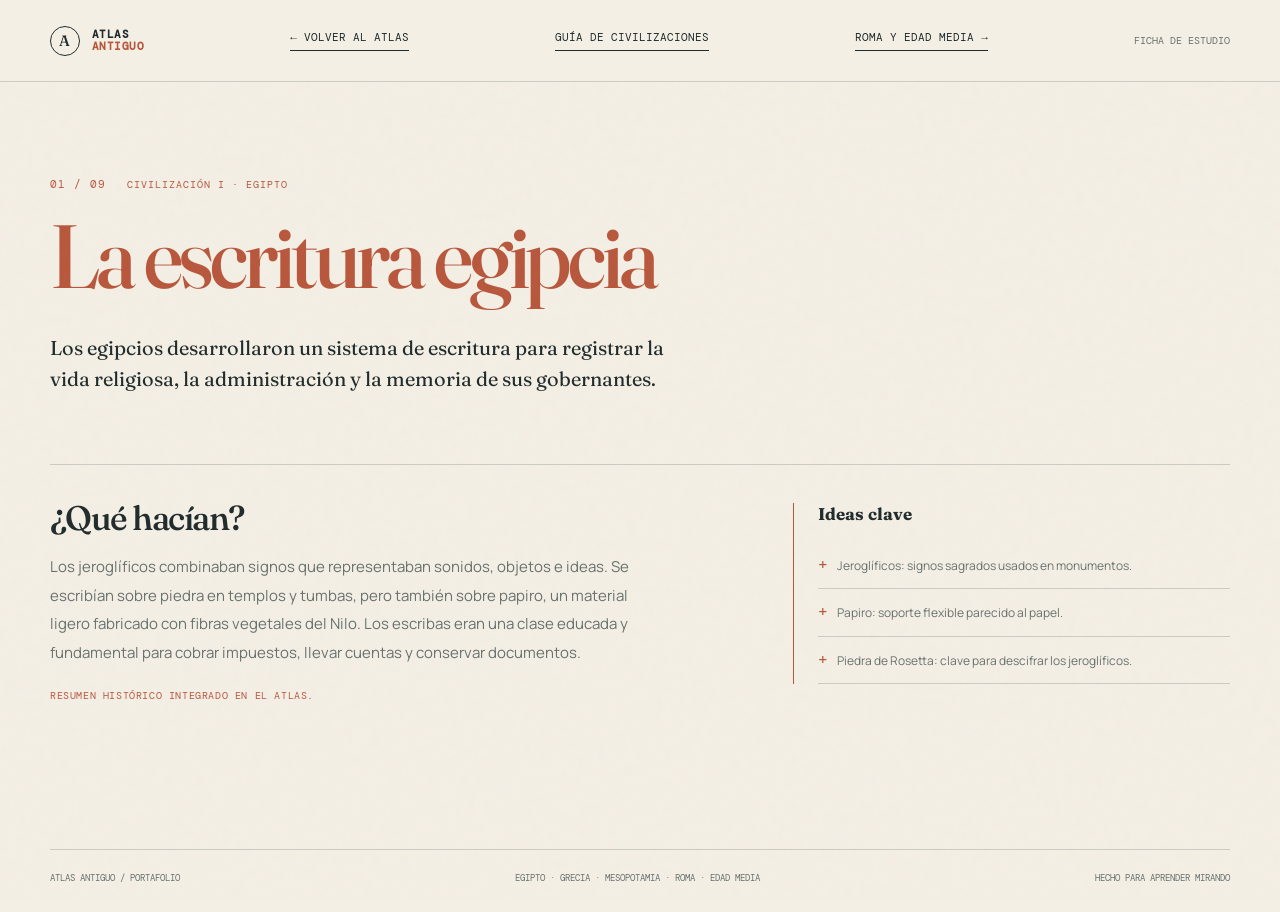
<file: detalles.html>
<!doctype html>
<html lang="es">
<head>
  <meta charset="utf-8">
  <meta name="viewport" content="width=device-width, initial-scale=1">
  <title>Detalle · Atlas antiguo</title>
  <link rel="preconnect" href="https://fonts.googleapis.com">
  <link rel="preconnect" href="https://fonts.gstatic.com" crossorigin>
  <link href="https://fonts.googleapis.com/css2?family=DM+Mono:wght@400;500&family=Fraunces:opsz,wght@9..144,500;9..144,700&family=Manrope:wght@400;600;700;800&display=swap" rel="stylesheet">
  <link rel="stylesheet" href="styles.css">
  <link rel="stylesheet" href="details.css">
</head>
<body>
  <header class="site-header">
    <a class="brand" href="index.html" aria-label="Volver al atlas"><span class="brand-mark">A</span><span>Atlas<br><em>antiguo</em></span></a>
    <a class="detail-back" href="index.html">← Volver al atlas</a>
    <a class="detail-back" href="civilizaciones.html">Guía de civilizaciones</a>
    <a class="detail-back" href="historia.html">Roma y Edad Media →</a>
    <span class="edition">Ficha de estudio</span>
  </header>
  <main class="detail-page section-shell" id="detail-content"></main>
  <footer class="site-footer section-shell"><span>ATLAS ANTIGUO / PORTAFOLIO</span><span>Egipto · Grecia · Mesopotamia · Roma · Edad Media</span><span>Hecho para aprender mirando</span></footer>
  <script src="details.js"></script>
</body>
</html>
</file>
<file: styles.css>
:root {
  --ink: #202b2b;
  --muted: #68716c;
  --paper: #f4efe5;
  --paper-deep: #e9e0d0;
  --line: rgba(32, 43, 43, .18);
  --terracotta: #b8573c;
  --clay: #d28a66;
  --lapis: #1f5366;
  --gold: #c49748;
  --white: #fffdf8;
  --display: "Fraunces", Georgia, serif;
  --body: "Manrope", sans-serif;
  --mono: "DM Mono", monospace;
}
* { box-sizing: border-box; }
html { scroll-behavior: smooth; }
body { margin: 0; color: var(--ink); background: var(--paper); font-family: var(--body); }
body:before { content: ""; position: fixed; inset: 0; opacity: .08; pointer-events: none; background-image: url("data:image/svg+xml,%3Csvg viewBox='0 0 120 120' xmlns='http://www.w3.org/2000/svg'%3E%3Cfilter id='n'%3E%3CfeTurbulence type='fractalNoise' baseFrequency='.8' numOctaves='4' stitchTiles='stitch'/%3E%3C/filter%3E%3Crect width='100%25' height='100%25' filter='url(%23n)' opacity='.35'/%3E%3C/svg%3E"); z-index: 5; }
a { color: inherit; text-decoration: none; }
.section-shell { width: min(1180px, calc(100% - 72px)); margin-inline: auto; }
.site-header { height: 82px; border-bottom: 1px solid var(--line); display: flex; align-items: center; justify-content: space-between; padding: 0 max(36px, calc((100vw - 1180px) / 2)); position: sticky; top: 0; background: rgba(244,239,229,.91); -webkit-backdrop-filter: blur(16px); backdrop-filter: blur(16px); z-index: 10; }
.brand { display: flex; align-items: center; gap: 12px; font: 700 11px/1.05 var(--mono); letter-spacing: .04em; text-transform: uppercase; }
.brand em { color: var(--terracotta); font-style: normal; }
.brand-mark { display: grid; place-items: center; width: 30px; height: 30px; border: 1px solid var(--ink); border-radius: 50%; font: 500 15px var(--display); }
.main-nav { display: flex; gap: 30px; font: 500 11px var(--mono); text-transform: uppercase; letter-spacing: .03em; }
.nav-link { color: var(--muted); transition: color .2s ease; }
.nav-link:hover, .nav-link.is-active { color: var(--terracotta); }
.edition { font: 10px var(--mono); color: var(--muted); text-transform: uppercase; }
.hero { min-height: 730px; display: grid; grid-template-columns: .9fr 1.1fr; align-items: center; gap: 40px; }
.eyebrow { font: 500 10px var(--mono); text-transform: uppercase; letter-spacing: .09em; color: var(--terracotta); display: flex; gap: 13px; align-items: center; }
.eyebrow span { width: 42px; border-top: 1px solid currentColor; display: inline-block; }
h1, h2 { font: 500 clamp(58px, 7vw, 104px)/.91 var(--display); letter-spacing: -.045em; margin: 27px 0; }
h1 i, h2 i { color: var(--terracotta); font-weight: 500; }
.hero-intro { max-width: 345px; color: var(--muted); font-size: 14px; line-height: 1.85; }
.scroll-cue { margin-top: 60px; display: inline-flex; align-items: center; gap: 13px; font: 11px var(--mono); text-transform: uppercase; }
.scroll-cue span { display: grid; place-items: center; width: 35px; height: 35px; border: 1px solid var(--ink); border-radius: 50%; font-size: 17px; }
.hero-art { min-height: 560px; position: relative; overflow: hidden; background: var(--lapis); background-image: linear-gradient(135deg, rgba(255,255,255,.08), transparent 45%), repeating-linear-gradient(0deg, transparent 0 45px, rgba(255,255,255,.06) 46px); }
.hero-art:after { content: ""; position: absolute; left: 0; right: 0; bottom: 0; height: 47%; background: linear-gradient(transparent, rgba(20, 44, 48, .9)); }
.sun-disc { width: 175px; height: 175px; background: var(--gold); border-radius: 50%; position: absolute; top: 80px; right: 110px; box-shadow: 0 0 70px rgba(196,151,72,.35); }
.hero-grid { position: absolute; inset: 0; background: linear-gradient(90deg, transparent 49.8%, rgba(255,255,255,.09) 50%, transparent 50.2%), linear-gradient(0deg, transparent 49.8%, rgba(255,255,255,.09) 50%, transparent 50.2%); background-size: 95px 95px; transform: perspective(350px) rotateX(52deg) scale(1.7) translateY(90px); opacity: .75; }
.pyramid { position: absolute; bottom: 0; clip-path: polygon(50% 0, 100% 100%, 0 100%); }
.pyramid-front { width: 69%; height: 66%; left: 11%; background: linear-gradient(105deg, #c28d50 0 47%, #8d613c 48% 100%); z-index: 2; }
.pyramid-back { width: 44%; height: 44%; right: 1%; background: linear-gradient(105deg, #a77743 0 47%, #684a39 48% 100%); z-index: 1; }
.hero-caption { position: absolute; z-index: 3; bottom: 28px; left: 30px; color: var(--white); font: 12px/1.65 var(--body); }
.hero-caption span { font: 10px var(--mono); color: var(--clay); margin-right: 15px; }
.intro-strip { border-top: 1px solid var(--line); border-bottom: 1px solid var(--line); padding: 25px 0; display: grid; grid-template-columns: 90px 1fr 30%; align-items: center; gap: 30px; margin-bottom: 160px; }
.section-number { color: var(--terracotta); font: 11px var(--mono); }
.intro-strip p { font: 500 18px/1.45 var(--display); max-width: 500px; margin: 0; }
.intro-rule { border-top: 1px solid var(--line); }
.civilization-section { padding: 80px 0 130px; border-top: 1px solid var(--line); }
.egypt { --accent: var(--terracotta); }
.greece { --accent: var(--lapis); }
.mesopotamia { --accent: #866545; }
.section-heading { display: flex; justify-content: space-between; align-items: end; margin-bottom: 60px; }
.section-heading h2 { color: var(--accent); font-size: clamp(60px, 8vw, 110px); margin: 15px 0 0; }
.section-note { font: 500 14px/1.55 var(--display); text-align: right; margin: 0 0 12px; }
.feature-grid { display: grid; grid-template-columns: 1.15fr .85fr; gap: 9%; align-items: center; }
.feature-grid.reverse { grid-template-columns: .85fr 1.15fr; }
.feature-image { margin: 0; overflow: hidden; background: var(--paper-deep); }
.feature-image img { width: 100%; aspect-ratio: 1.45 / 1; display: block; object-fit: cover; filter: saturate(.82); transition: transform .6s ease; }
.feature-image:hover img { transform: scale(1.035); }
.feature-image figcaption { padding: 13px 16px; font: 10px var(--mono); text-transform: uppercase; color: var(--muted); display: flex; justify-content: space-between; }
.feature-image figcaption span { color: var(--accent); }
.feature-copy { max-width: 400px; font-size: 14px; line-height: 1.8; color: var(--muted); }
.dropcap { float: left; color: var(--accent); font: 700 78px/.78 var(--display); margin: 6px 15px 4px 0; }
.quote { margin-top: 35px; padding: 21px 0 0; border-top: 1px solid var(--line); color: var(--ink); font: italic 19px/1.3 var(--display); }
.quote small { display: block; color: var(--muted); font: 10px var(--mono); margin-top: 11px; }
.fact-grid { display: grid; grid-template-columns: repeat(3, 1fr); gap: 0; border-top: 1px solid var(--line); border-bottom: 1px solid var(--line); margin-top: 80px; }
.fact-card { display: block; padding: 27px 30px 28px 0; min-height: 170px; border-right: 1px solid var(--line); margin-right: 30px; transition: color .25s ease, transform .25s ease; }
.fact-card:hover { color: var(--accent); transform: translateY(-4px); }
.fact-card:last-child { border-right: 0; margin-right: 0; }
.fact-index { color: var(--accent); font: 11px var(--mono); }
.fact-card h3 { margin: 15px 0 9px; font: 700 18px var(--display); display: flex; justify-content: space-between; align-items: center; }
.fact-card h3 b { font: 400 18px var(--body); opacity: .65; }
.fact-card p { margin: 0; color: var(--muted); font-size: 12px; line-height: 1.65; max-width: 260px; }
.media-row { display: grid; grid-template-columns: 1fr 1fr; gap: 35px; margin-top: 34px; align-items: center; }
.map-card { display: grid; grid-template-columns: .9fr 1.1fr; gap: 38px; align-items: center; border-top: 1px solid var(--line); border-bottom: 1px solid var(--line); margin-top: 58px; padding: 22px 0; }
.map-card figure { margin: 0; background: var(--paper-deep); }
.map-card img { display: block; width: 100%; height: 190px; object-fit: cover; filter: saturate(.7) contrast(.92); }
.map-card figcaption { padding: 10px 13px; color: var(--muted); font: 9px var(--mono); text-transform: uppercase; }
.map-card h3 { margin: 10px 0 8px; font: 700 22px var(--display); color: var(--accent); }
.map-card p { max-width: 500px; margin: 0 0 15px; color: var(--muted); font-size: 12px; line-height: 1.7; }
.map-card a, .source-row a { color: var(--ink); font: 10px var(--mono); text-transform: uppercase; border-bottom: 1px solid currentColor; padding-bottom: 5px; }
.map-note { color: var(--accent); font: 10px var(--mono); text-transform: uppercase; }
.source-row { display: flex; align-items: center; gap: 18px; border-bottom: 1px solid var(--line); padding: 22px 0; margin-top: 34px; }
.source-row strong { max-width: 650px; font: 500 16px/1.4 var(--display); }
.source-row a { margin-left: auto; white-space: nowrap; }
.video-link { display: flex; align-items: center; gap: 14px; border: 1px solid var(--ink); padding: 13px 15px; font-size: 12px; transition: background .2s, color .2s; }
.video-link:hover { background: var(--accent); color: var(--white); border-color: var(--accent); }
.play { width: 32px; height: 32px; border: 1px solid currentColor; display: grid; place-items: center; border-radius: 50%; font-size: 10px; }
.video-link small { display: block; font: 9px var(--mono); opacity: .65; margin-bottom: 3px; }
.video-link b { margin-left: auto; font-size: 20px; font-weight: 400; }
.mini-note { font: 12px/1.65 var(--body); color: var(--muted); }
.stamp { color: var(--accent); border: 1px solid var(--accent); padding: 4px 6px; font: 9px var(--mono); margin-right: 10px; }
.closing { border-top: 1px solid var(--line); padding: 130px 0 140px; max-width: 1180px; }
.closing h2 { color: var(--ink); font-size: clamp(55px, 8vw, 115px); }
.closing > p:not(.eyebrow) { max-width: 370px; color: var(--muted); line-height: 1.8; font-size: 13px; }
.back-top { display: inline-block; margin-top: 35px; font: 11px var(--mono); text-transform: uppercase; border-bottom: 1px solid var(--ink); padding-bottom: 7px; }
.site-footer { border-top: 1px solid var(--line); padding: 22px 0 28px; display: flex; justify-content: space-between; color: var(--muted); font: 9px var(--mono); text-transform: uppercase; }
.reveal { opacity: 0; transform: translateY(18px); transition: opacity .75s ease, transform .75s ease; }
.reveal.is-visible { opacity: 1; transform: none; }
@media (max-width: 800px) { .section-shell { width: min(100% - 36px, 560px); } .site-header { height: 68px; padding: 0 18px; } .main-nav { gap: 13px; font-size: 9px; } .edition { display: none; } .hero { display: flex; flex-direction: column; align-items: stretch; padding-top: 70px; gap: 55px; } h1 { font-size: 65px; } .atlas-explorer { margin-top: 42px; } .hero-art { min-height: 430px; margin-right: -18px; margin-left: -18px; } .sun-disc { width: 120px; height: 120px; right: 60px; top: 55px; } .intro-strip { margin-bottom: 80px; grid-template-columns: 45px 1fr; gap: 16px; } .intro-rule { display: none; } .intro-strip p { font-size: 16px; } .civilization-section { padding: 60px 0 85px; } .section-heading { align-items: start; flex-direction: column; margin-bottom: 40px; } .section-heading h2 { font-size: 75px; } .section-note { text-align: left; } .feature-grid, .feature-grid.reverse { grid-template-columns: 1fr; gap: 38px; } .feature-grid.reverse .feature-image { order: -1; } .feature-copy { max-width: none; } .fact-grid, .media-row { grid-template-columns: 1fr; } .map-card { grid-template-columns: 1fr; gap: 18px; margin-top: 40px; } .map-card img { height: 180px; } .source-row { align-items: flex-start; flex-direction: column; gap: 12px; } .source-row a { margin-left: 0; } .fact-card { border-right: 0; border-bottom: 1px solid var(--line); margin: 0; min-height: 0; padding: 24px 0; } .fact-card:last-child { border-bottom: 0; } .site-footer { flex-direction: column; gap: 11px; } }
@media (max-width: 430px) { .main-nav { gap: 9px; } .main-nav .nav-link { font-size: 8px; } .brand { font-size: 9px; } }
</file>
<file: details.css>
.detail-back { font: 11px var(--mono); text-transform: uppercase; border-bottom: 1px solid var(--ink); padding-bottom: 6px; }
.detail-page { min-height: calc(100vh - 150px); padding: 95px 0 125px; }
.detail-kicker { color: var(--accent); font: 10px var(--mono); letter-spacing: .1em; text-transform: uppercase; }
.detail-page h1 { max-width: 800px; color: var(--accent); margin: 24px 0 35px; }
.detail-lead { max-width: 650px; font: 20px/1.55 var(--display); color: var(--ink); }
.detail-layout { display: grid; grid-template-columns: 1fr .7fr; gap: 10%; margin-top: 70px; border-top: 1px solid var(--line); padding-top: 38px; }
.detail-copy { max-width: 620px; color: var(--muted); font-size: 15px; line-height: 1.9; }
.detail-copy p { margin: 0 0 22px; }
.detail-copy h2 { color: var(--ink); font-size: 34px; margin: 0 0 20px; }
.detail-list { border-left: 1px solid var(--accent); padding-left: 24px; align-self: start; }
.detail-list h3 { margin: 0 0 18px; font: 700 17px var(--display); }
.detail-list ul { list-style: none; margin: 0; padding: 0; color: var(--muted); font-size: 12px; line-height: 1.8; }
.detail-list li { border-bottom: 1px solid var(--line); padding: 12px 0; }
.detail-list li:before { content: "+"; color: var(--accent); font: 16px var(--mono); margin-right: 9px; }
.detail-resource { display: inline-flex; align-items: center; gap: 12px; margin-top: 24px; padding: 14px 17px; border: 1px solid var(--ink); font: 11px var(--mono); text-transform: uppercase; transition: background .2s, color .2s; }
.detail-resource:hover { background: var(--accent); border-color: var(--accent); color: var(--white); }
.detail-note { color: var(--accent); font: 10px var(--mono); letter-spacing: .06em; text-transform: uppercase; }
.detail-number { color: var(--accent); font: 11px var(--mono); }
@media (max-width: 800px) { .detail-page { padding: 70px 0 85px; } .detail-page h1 { font-size: 70px; } .detail-lead { font-size: 18px; } .detail-layout { grid-template-columns: 1fr; gap: 45px; margin-top: 45px; } .detail-back { font-size: 9px; } }
</file>
